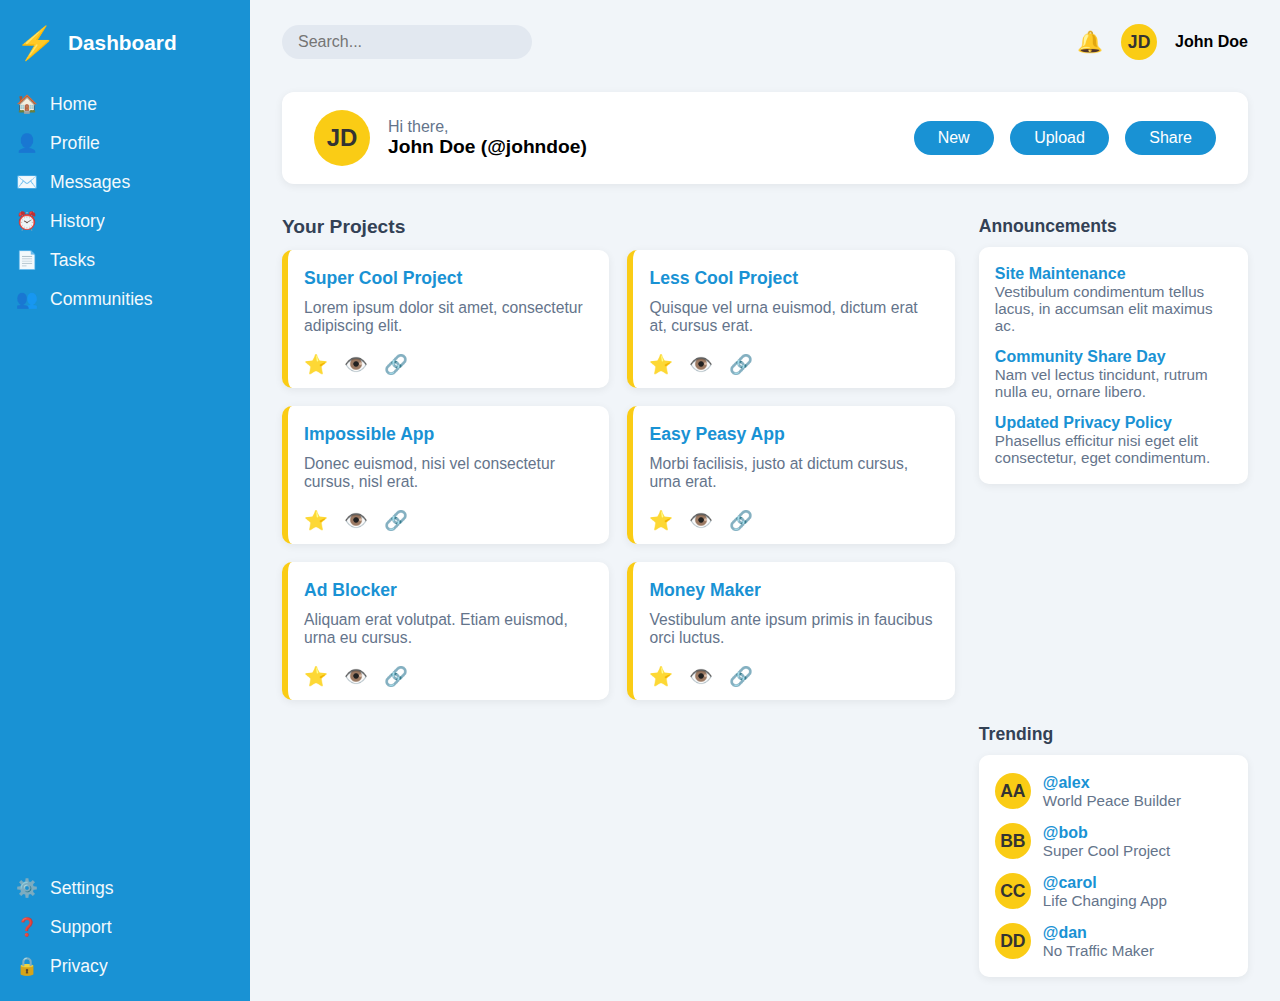
<file: admin-dashboard/index.html>
<!DOCTYPE html>
<html lang="en">
  <head>
    <meta charset="UTF-8" />
    <meta name="viewport" content="width=device-width, initial-scale=1" />
    <title>Admin dashboard</title>
    <link rel="stylesheet" href="./style.css" />
  </head>
  <body>
    <div class="dashboard-container">
      <aside class="sidebar">
        <div class="sidebar-header">
          <span class="logo">⚡</span>
          <span class="dashboard-title">Dashboard</span>
        </div>
        <nav class="sidebar-nav">
          <ul>
            <li><span>🏠</span> Home</li>
            <li><span>👤</span> Profile</li>
            <li><span>✉️</span> Messages</li>
            <li><span>⏰</span> History</li>
            <li><span>📄</span> Tasks</li>
            <li><span>👥</span> Communities</li>
          </ul>
        </nav>
        <nav class="sidebar-nav sidebar-settings">
          <ul>
            <li><span>⚙️</span> Settings</li>
            <li><span>❓</span> Support</li>
            <li><span>🔒</span> Privacy</li>
          </ul>
        </nav>
      </aside>
      <main class="main-content">
        <header class="main-header">
          <div class="search-bar">
            <input type="text" placeholder="Search..." />
          </div>
          <div class="header-actions">
            <span class="notification">🔔</span>
            <span class="user-avatar">JD</span>
            <span class="user-name">John Doe</span>
          </div>
        </header>
        <section class="welcome-bar">
          <div class="welcome-info">
            <span class="user-avatar large">JD</span>
            <div>
              <div class="greeting">Hi there,</div>
              <div class="user-fullname">John Doe (@johndoe)</div>
            </div>
          </div>
          <div class="welcome-actions">
            <button>New</button>
            <button>Upload</button>
            <button>Share</button>
          </div>
        </section>
        <section class="projects-section">
          <h2>Your Projects</h2>
          <div class="projects-grid">
            <div class="project-card">
              <h3>Super Cool Project</h3>
              <p>Lorem ipsum dolor sit amet, consectetur adipiscing elit.</p>
              <div class="card-actions">
                <span>⭐</span><span>👁️</span><span>🔗</span>
              </div>
            </div>
            <div class="project-card">
              <h3>Less Cool Project</h3>
              <p>Quisque vel urna euismod, dictum erat at, cursus erat.</p>
              <div class="card-actions">
                <span>⭐</span><span>👁️</span><span>🔗</span>
              </div>
            </div>
            <div class="project-card">
              <h3>Impossible App</h3>
              <p>Donec euismod, nisi vel consectetur cursus, nisl erat.</p>
              <div class="card-actions">
                <span>⭐</span><span>👁️</span><span>🔗</span>
              </div>
            </div>
            <div class="project-card">
              <h3>Easy Peasy App</h3>
              <p>Morbi facilisis, justo at dictum cursus, urna erat.</p>
              <div class="card-actions">
                <span>⭐</span><span>👁️</span><span>🔗</span>
              </div>
            </div>
            <div class="project-card">
              <h3>Ad Blocker</h3>
              <p>Aliquam erat volutpat. Etiam euismod, urna eu cursus.</p>
              <div class="card-actions">
                <span>⭐</span><span>👁️</span><span>🔗</span>
              </div>
            </div>
            <div class="project-card">
              <h3>Money Maker</h3>
              <p>Vestibulum ante ipsum primis in faucibus orci luctus.</p>
              <div class="card-actions">
                <span>⭐</span><span>👁️</span><span>🔗</span>
              </div>
            </div>
          </div>
        </section>
        <section class="announcements-section">
          <h2>Announcements</h2>
          <div class="announcements">
            <div class="announcement">
              <h4>Site Maintenance</h4>
              <p>
                Vestibulum condimentum tellus lacus, in accumsan elit maximus
                ac.
              </p>
            </div>
            <div class="announcement">
              <h4>Community Share Day</h4>
              <p>Nam vel lectus tincidunt, rutrum nulla eu, ornare libero.</p>
            </div>
            <div class="announcement">
              <h4>Updated Privacy Policy</h4>
              <p>
                Phasellus efficitur nisi eget elit consectetur, eget
                condimentum.
              </p>
            </div>
          </div>
        </section>
        <section class="trending-section">
          <h2>Trending</h2>
          <div class="trending">
            <div class="trend">
              <span class="user-avatar">AA</span>
              <div>
                <div class="trend-user">@alex</div>
                <div class="trend-desc">World Peace Builder</div>
              </div>
            </div>
            <div class="trend">
              <span class="user-avatar">BB</span>
              <div>
                <div class="trend-user">@bob</div>
                <div class="trend-desc">Super Cool Project</div>
              </div>
            </div>
            <div class="trend">
              <span class="user-avatar">CC</span>
              <div>
                <div class="trend-user">@carol</div>
                <div class="trend-desc">Life Changing App</div>
              </div>
            </div>
            <div class="trend">
              <span class="user-avatar">DD</span>
              <div>
                <div class="trend-user">@dan</div>
                <div class="trend-desc">No Traffic Maker</div>
              </div>
            </div>
          </div>
        </section>
      </main>
    </div>
  </body>
</html>
</file>
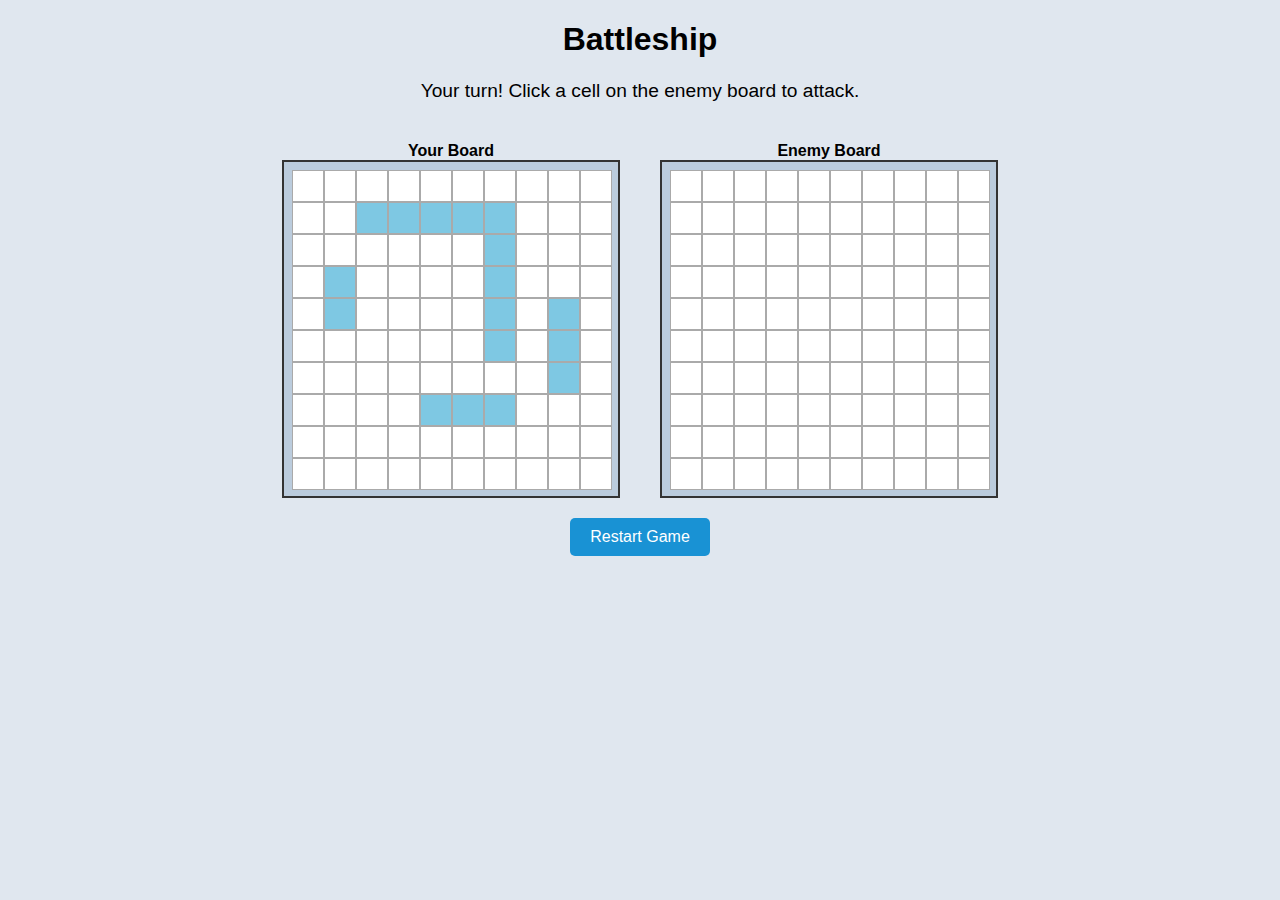
<file: battleship/index.html>
<!DOCTYPE html>
<html lang="en">
  <head>
    <meta charset="UTF-8" />
    <meta name="viewport" content="width=device-width, initial-scale=1.0" />
    <title>Battleship Game</title>
    <link rel="stylesheet" href="style.css" />
    <style>
      body {
        font-family: Arial, sans-serif;
        background: #e0e7ef;
      }
      h1 {
        text-align: center;
      }
      .boards {
        display: flex;
        justify-content: center;
        gap: 40px;
        margin-top: 30px;
      }
      .board {
        display: grid;
        grid-template-columns: repeat(10, 30px);
        grid-template-rows: repeat(10, 30px);
        gap: 2px;
        background: #bcd;
        border: 2px solid #333;
        padding: 8px;
      }
      .cell {
        width: 30px;
        height: 30px;
        background: #fff;
        border: 1px solid #aaa;
        cursor: pointer;
        display: flex;
        align-items: center;
        justify-content: center;
        font-size: 18px;
      }
      .cell.ship {
        background: #7ec8e3;
      }
      .cell.hit {
        background: #e57373;
        color: #fff;
      }
      .cell.miss {
        background: #bdbdbd;
        color: #fff;
      }
      .label {
        text-align: center;
        margin-top: 10px;
        font-weight: bold;
      }
      #message {
        text-align: center;
        margin: 20px 0;
        font-size: 1.2em;
      }
      button {
        display: block;
        margin: 20px auto;
        padding: 10px 20px;
        font-size: 1em;
      }
    </style>
  </head>
  <body>
    <h1>Battleship</h1>
    <div id="message"></div>
    <div class="boards">
      <div>
        <div class="label">Your Board</div>
        <div id="player-board" class="board"></div>
      </div>
      <div>
        <div class="label">Enemy Board</div>
        <div id="computer-board" class="board"></div>
      </div>
    </div>
    <button id="restart">Restart Game</button>
    <script type="module" src="script.js"></script>
  </body>
</html>
</file>
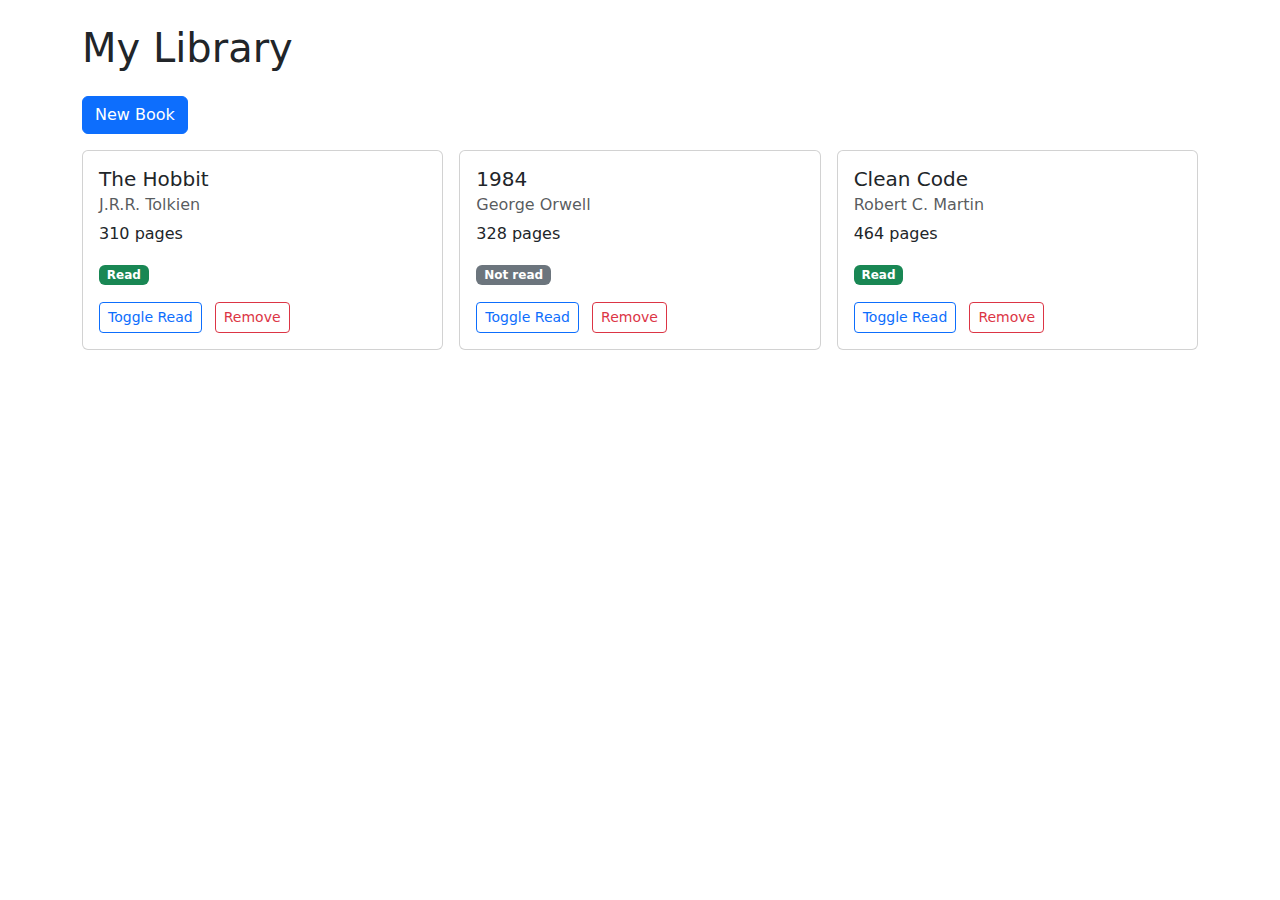
<file: library/index.html>
<!DOCTYPE html>
<html lang="en">
  <head>
    <meta charset="UTF-8" />
    <meta name="viewport" content="width=device-width, initial-scale=1" />
    <title>Library</title>
    <link
      href="https://cdn.jsdelivr.net/npm/bootstrap@5.3.3/dist/css/bootstrap.min.css"
      rel="stylesheet"
    />
  </head>
  <body>
    <div class="container py-4">
      <h1 class="mb-4">My Library</h1>
      <button class="btn btn-primary mb-3" id="newBookBtn">New Book</button>
      <div id="booksDisplay" class="row g-3"></div>
    </div>

    <!-- Modal for new book form -->
    <div
      class="modal fade"
      id="bookModal"
      tabindex="-1"
      aria-labelledby="bookModalLabel"
      aria-hidden="true"
    >
      <div class="modal-dialog">
        <div class="modal-content">
          <form id="bookForm">
            <div class="modal-header">
              <h5 class="modal-title" id="bookModalLabel">Add New Book</h5>
              <button
                type="button"
                class="btn-close"
                data-bs-dismiss="modal"
                aria-label="Close"
              ></button>
            </div>
            <div class="modal-body">
              <div class="mb-3">
                <label for="title" class="form-label">Title</label>
                <input type="text" class="form-control" id="title" required />
              </div>
              <div class="mb-3">
                <label for="author" class="form-label">Author</label>
                <input type="text" class="form-control" id="author" required />
              </div>
              <div class="mb-3">
                <label for="pages" class="form-label">Pages</label>
                <input
                  type="number"
                  class="form-control"
                  id="pages"
                  min="1"
                  required
                />
              </div>
              <div class="form-check mb-3">
                <input class="form-check-input" type="checkbox" id="read" />
                <label class="form-check-label" for="read">Read</label>
              </div>
            </div>
            <div class="modal-footer">
              <button
                type="button"
                class="btn btn-secondary"
                data-bs-dismiss="modal"
              >
                Cancel
              </button>
              <button type="submit" class="btn btn-primary">Add Book</button>
            </div>
          </form>
        </div>
      </div>
    </div>

    <script src="https://cdn.jsdelivr.net/npm/bootstrap@5.3.3/dist/js/bootstrap.bundle.min.js"></script>
    <script src="./script.js"></script>
  </body>
</html>
</file>
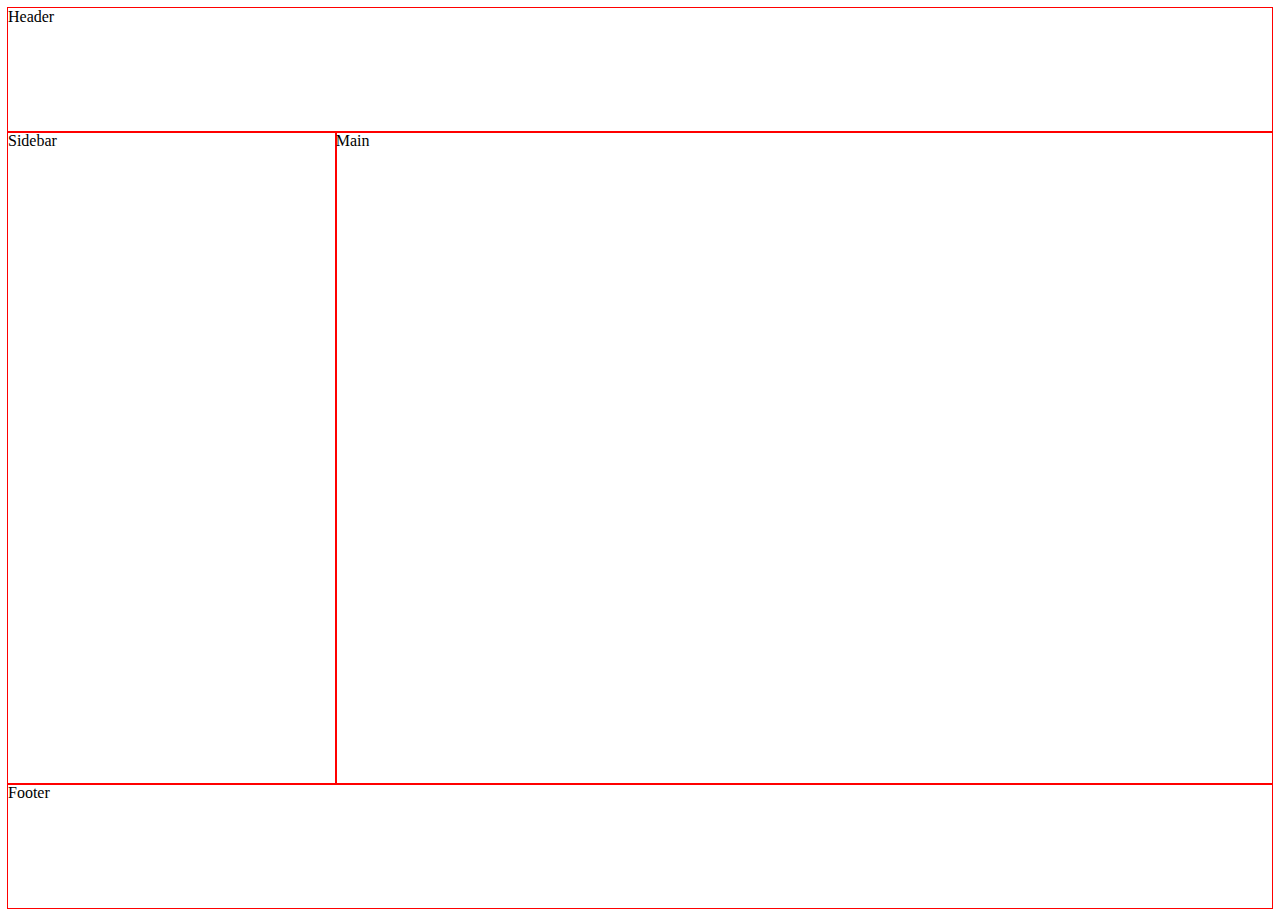
<file: sample/index.html>
<!DOCTYPE html>
<html lang="en">
<head>
    <meta charset="UTF-8">
    <meta name="viewport" content="width=device-width, initial-scale=1.0">
    <title>Document</title>
    <link rel="stylesheet" href="./style.css" />
</head>
<body>
    <div class="container">
        <header>Header</header>
        <aside>Sidebar</aside>
        <main>Main</main>
        <footer>Footer</footer>
    </div>
</body>
</html>
</file>
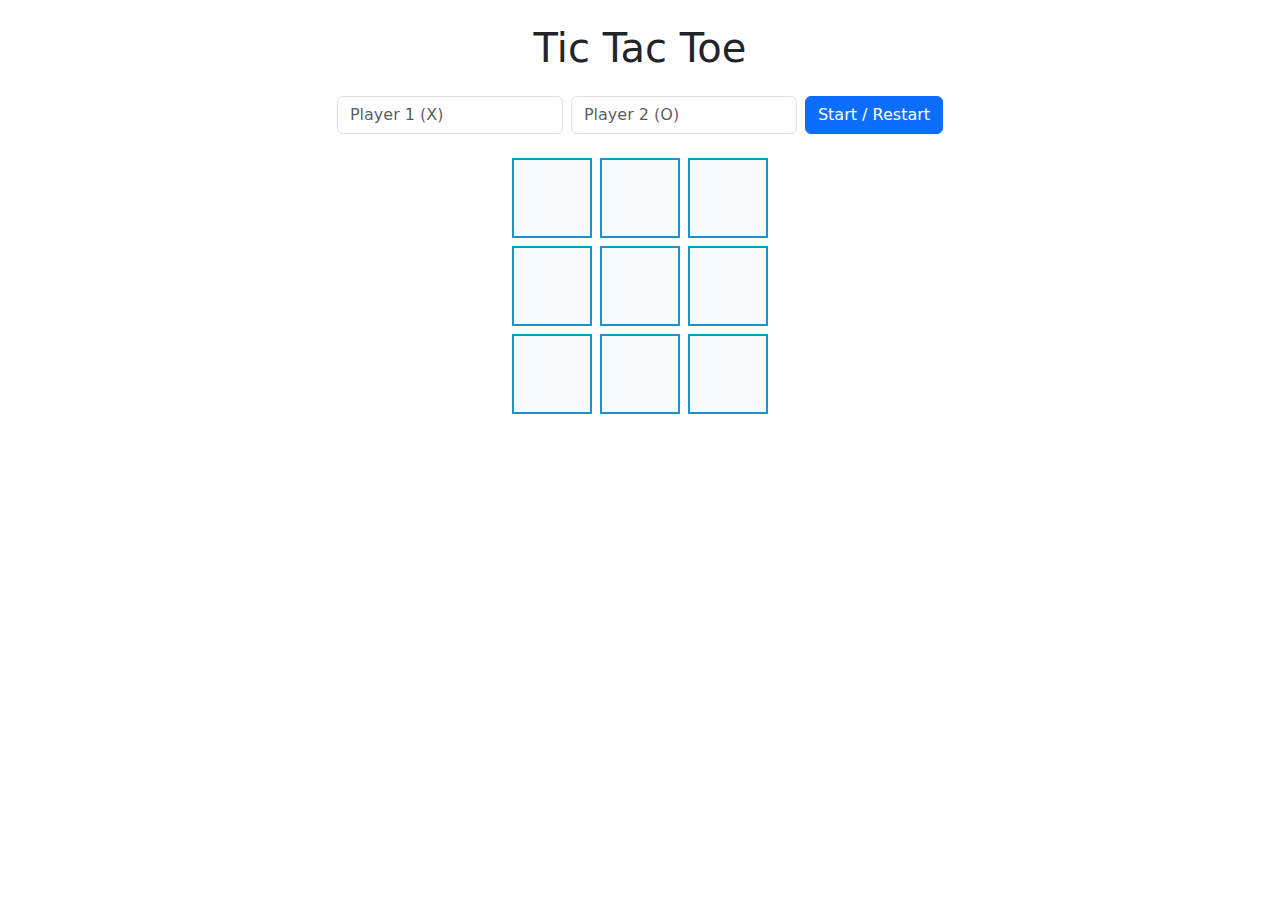
<file: tic-tac-toe/index.html>
<!DOCTYPE html>
<html lang="en">
  <head>
    <meta charset="UTF-8" />
    <meta name="viewport" content="width=device-width, initial-scale=1" />
    <title>Tic Tac Toe Game</title>
    <link
      href="https://cdn.jsdelivr.net/npm/bootstrap@5.3.3/dist/css/bootstrap.min.css"
      rel="stylesheet"
    />
    <style>
      .board {
        display: grid;
        grid-template-columns: repeat(3, 80px);
        grid-template-rows: repeat(3, 80px);
        gap: 8px;
        justify-content: center;
        margin: 24px 0;
      }
      .cell {
        width: 80px;
        height: 80px;
        font-size: 2.5rem;
        display: flex;
        align-items: center;
        justify-content: center;
        background: #f8fafc;
        border: 2px solid #1992d4;
        cursor: pointer;
        user-select: none;
        transition: background 0.2s;
      }
      .cell:hover {
        background: #e0f2fe;
      }
    </style>
  </head>
  <body>
    <div class="container py-4">
      <h1 class="mb-4 text-center">Tic Tac Toe</h1>
      <form id="playerForm" class="row g-2 justify-content-center mb-3">
        <div class="col-auto">
          <input
            type="text"
            class="form-control"
            id="player1"
            placeholder="Player 1 (X)"
            required
          />
        </div>
        <div class="col-auto">
          <input
            type="text"
            class="form-control"
            id="player2"
            placeholder="Player 2 (O)"
            required
          />
        </div>
        <div class="col-auto">
          <button type="submit" class="btn btn-primary">Start / Restart</button>
        </div>
      </form>
      <div id="result" class="text-center mb-3 fs-4"></div>
      <div id="board" class="board mx-auto"></div>
    </div>
    <script src="https://cdn.jsdelivr.net/npm/bootstrap@5.3.3/dist/js/bootstrap.bundle.min.js"></script>
    <script src="./script.js"></script>
  </body>
</html>
</file>
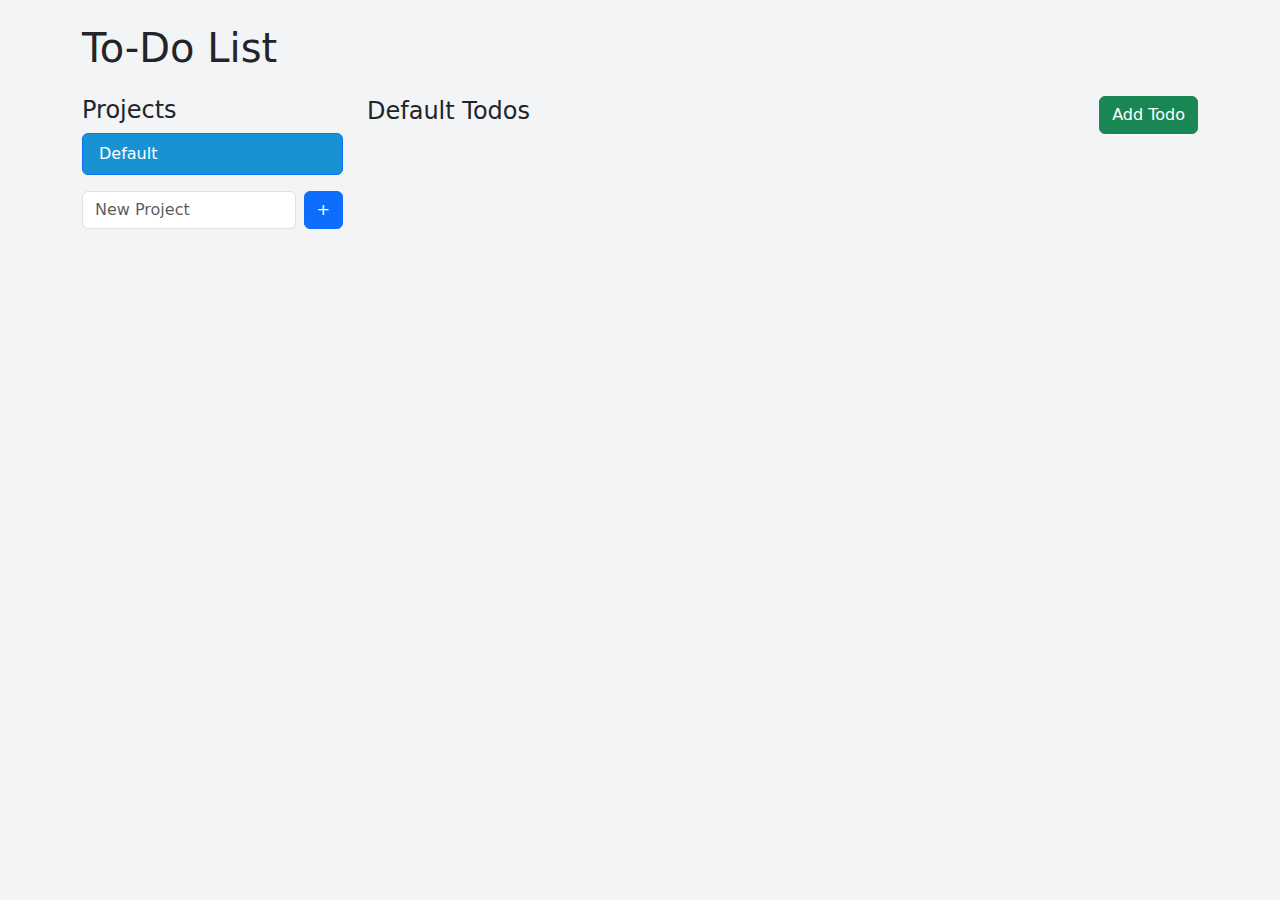
<file: to-do/index.html>
<!DOCTYPE html>
<html lang="en">
  <head>
    <meta charset="UTF-8" />
    <meta name="viewport" content="width=device-width, initial-scale=1.0" />
    <title>To-Do App</title>
    <link
      href="https://cdn.jsdelivr.net/npm/bootstrap@5.3.3/dist/css/bootstrap.min.css"
      rel="stylesheet"
    />
    <link rel="stylesheet" href="./style.css" />
  </head>
  <body>
    <div class="container py-4">
      <h1 class="mb-4">To-Do List</h1>
      <div class="row">
        <div class="col-md-3">
          <h4>Projects</h4>
          <ul id="project-list" class="list-group mb-3"></ul>
          <form id="project-form" class="d-flex gap-2">
            <input
              type="text"
              id="project-name"
              class="form-control"
              placeholder="New Project"
              required
            />
            <button class="btn btn-primary" type="submit">+</button>
          </form>
        </div>
        <div class="col-md-9">
          <div class="d-flex justify-content-between align-items-center mb-3">
            <h4 id="current-project">Todos</h4>
            <button class="btn btn-success" id="add-todo-btn">Add Todo</button>
          </div>
          <ul id="todo-list" class="list-group"></ul>
        </div>
      </div>
    </div>

    <!-- Modal for adding/editing todo -->
    <div
      class="modal fade"
      id="todoModal"
      tabindex="-1"
      aria-labelledby="todoModalLabel"
      aria-hidden="true"
    >
      <div class="modal-dialog">
        <div class="modal-content">
          <form id="todo-form">
            <div class="modal-header">
              <h5 class="modal-title" id="todoModalLabel">Add/Edit Todo</h5>
              <button
                type="button"
                class="btn-close"
                data-bs-dismiss="modal"
                aria-label="Close"
              ></button>
            </div>
            <div class="modal-body">
              <div class="mb-3">
                <label for="todo-title" class="form-label">Title</label>
                <input
                  type="text"
                  class="form-control"
                  id="todo-title"
                  required
                />
              </div>
              <div class="mb-3">
                <label for="todo-desc" class="form-label">Description</label>
                <textarea class="form-control" id="todo-desc"></textarea>
              </div>
              <div class="mb-3">
                <label for="todo-due" class="form-label">Due Date</label>
                <input
                  type="date"
                  class="form-control"
                  id="todo-due"
                  required
                />
              </div>
              <div class="mb-3">
                <label for="todo-priority" class="form-label">Priority</label>
                <select class="form-select" id="todo-priority">
                  <option value="low">Low</option>
                  <option value="medium">Medium</option>
                  <option value="high">High</option>
                </select>
              </div>
              <div class="mb-3">
                <label for="todo-notes" class="form-label">Notes</label>
                <textarea class="form-control" id="todo-notes"></textarea>
              </div>
            </div>
            <div class="modal-footer">
              <button
                type="button"
                class="btn btn-secondary"
                data-bs-dismiss="modal"
              >
                Cancel
              </button>
              <button type="submit" class="btn btn-primary">Save</button>
            </div>
          </form>
        </div>
      </div>
    </div>

    <script src="https://cdn.jsdelivr.net/npm/bootstrap@5.3.3/dist/js/bootstrap.bundle.min.js"></script>
    <script src="./script.js"></script>
  </body>
</html>
</file>
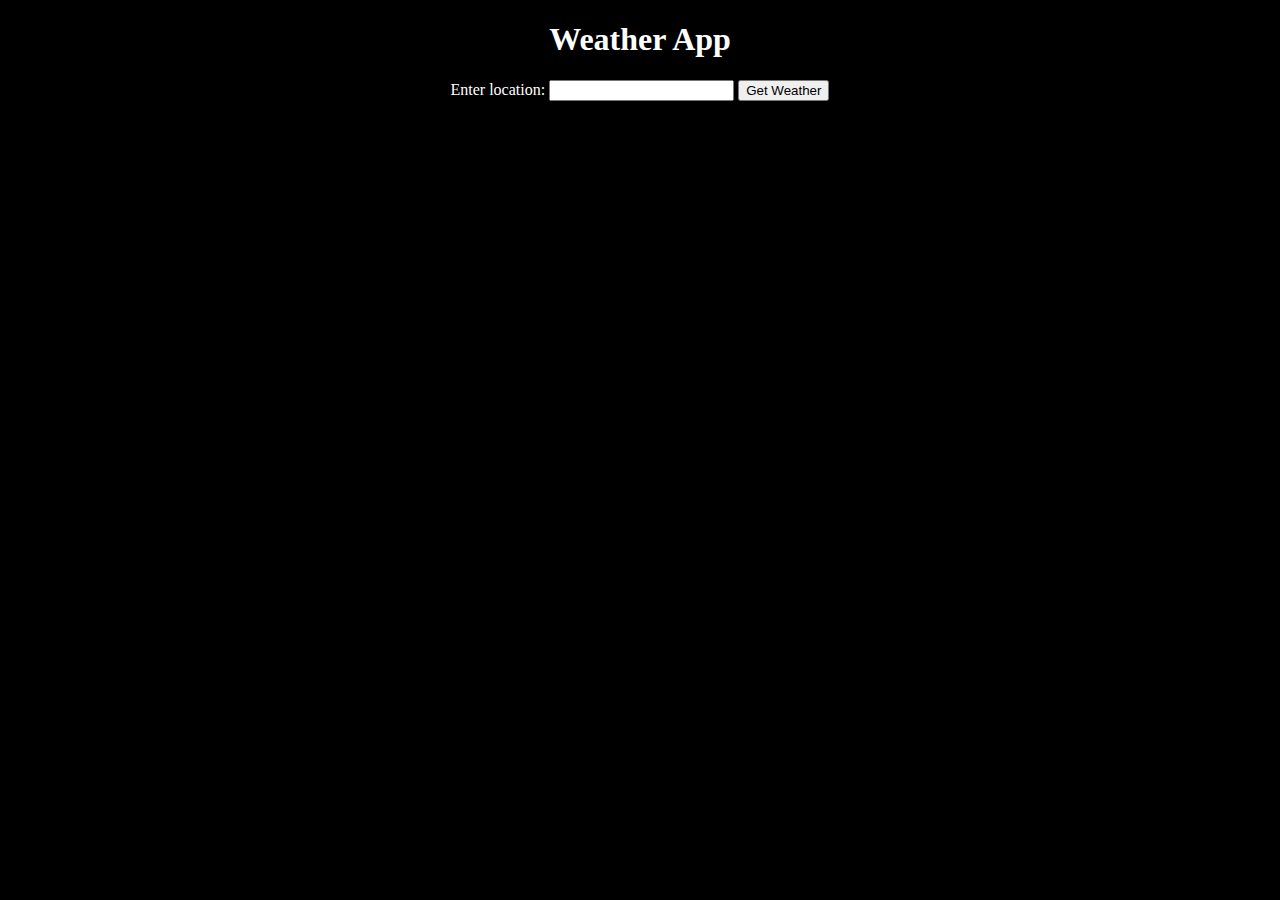
<file: weather-app/index.html>
<!DOCTYPE html>
<html lang="en">
  <head>
    <meta charset="UTF-8" />
    <meta name="viewport" content="width=device-width, initial-scale=1.0" />
    <title>Weather app</title>
    <link rel="stylesheet" href="./style.css" />
  </head>
  <body>
    <main>
        <h1>Weather App</h1>
        <form>
            <label for='input-field'>Enter location: <input type='text' id='input-field'/></label>
            <button id='submit-btn'>Get Weather</button>
        </form>
        <p id='result'></p>
    </main>
    <script src="./script.js"></script>
  </body>
</html>
</file>
<file: battleship/style.css>
body {
  background: #e0e7ef;
}
.board {
  user-select: none;
}
.cell {
  transition: background 0.2s;
}
.cell:hover {
  outline: 2px solid #1992d4;
}
button {
  background: #1992d4;
  color: #fff;
  border: none;
  border-radius: 5px;
  cursor: pointer;
}
button:hover {
  background: #1270a8;
}
</file>
<file: sample/style.css>
*{
  outline: 1px solid red;
}

/*
.container {
  display: grid;
  grid-template-areas:
    "header header"
    "sidebar main"
    "footer footer";
  grid-template-columns: 200px 1fr;
  grid-template-rows: 60px 1fr 40px;
  height: 100vh;
}
header   { grid-area: header; }
aside    { grid-area: sidebar; }
main     { grid-area: main; }
footer   { grid-area: footer; }
*/

.container{
  display: grid;
  grid-template-areas:
  "header header"
  "sidebar main"
  "footer footer";
  grid-template-columns: 0.35fr 1fr;
  grid-template-rows: 0.19fr 1fr 0.19fr;
  height: 100vh;
}

header{ grid-area: header}
main{ grid-area: main}
aside{ grid-area: sidebar}
footer{ grid-area: footer}
</file>
<file: to-do/style.css>
body {
  background: #f3f4f6;
}
#project-list .active {
  background: #1992d4;
  color: #fff;
}
#todo-list .list-group-item {
  display: flex;
  justify-content: space-between;
  align-items: center;
  cursor: pointer;
}
.priority-low {
  border-left: 5px solid #38bdf8;
}
.priority-medium {
  border-left: 5px solid #fbbf24;
}
.priority-high {
  border-left: 5px solid #ef4444;
}
.completed {
  text-decoration: line-through;
  opacity: 0.6;
}
</file>
<file: weather-app/style.css>
body {
  background-color: black;
  color: white;
}
#title {
  text-align: center;
  font-size: 2.5rem;
  margin-top: 20px;
  color: #ffcc00;
}
#weather-container {
  display: flex;
  flex-direction: column;
  align-items: center;
  padding: 20px;
}
#weather-container h2 {
  font-size: 2rem;
  margin-bottom: 20px;
}
#weather-container .weather-card {
  background: #1e1e1e;
  border-radius: 10px;
  padding: 20px;
  width: 300px;
  text-align: center;
  box-shadow: 0 2px 10px rgba(0, 0, 0, 0.2);
}
#weather-container .weather-card p {
  font-size: 1.2rem;
  margin: 5px 0;
  text-align: center;
}
*{
  text-align: center;
}
</file>
<file: admin-dashboard/style.css>
/* Reset and base styles */
* {
  box-sizing: border-box;
  margin: 0;
  padding: 0;
}
body {
  font-family: "Segoe UI", Arial, sans-serif;
  background: #e2e8f0;
}
.dashboard-container {
  display: grid;
  grid-template-columns: 250px 1fr;
  min-height: 100vh;
}
.sidebar {
  background: #1992d4;
  color: #fff;
  display: flex;
  flex-direction: column;
  padding: 24px 16px;
  gap: 32px;
}
.sidebar-header {
  display: flex;
  align-items: center;
  gap: 12px;
  font-size: 1.5rem;
  font-weight: bold;
}
.logo {
  font-size: 2rem;
}
.dashboard-title {
  font-size: 1.3rem;
}
.sidebar-nav ul {
  list-style: none;
  display: flex;
  flex-direction: column;
  gap: 18px;
}
.sidebar-nav li {
  display: flex;
  align-items: center;
  gap: 12px;
  font-size: 1.1rem;
  cursor: pointer;
  opacity: 0.95;
  transition: opacity 0.2s;
}
.sidebar-nav li:hover {
  opacity: 1;
  text-decoration: underline;
}
.sidebar-settings {
  margin-top: auto;
}
.main-content {
  display: grid;
  grid-template-rows: auto auto 1fr;
  grid-template-columns: 2.5fr 1fr;
  gap: 24px;
  padding: 24px 32px 24px 32px;
  background: #f1f5f9;
}
.main-header {
  grid-column: 1 / -1;
  display: flex;
  justify-content: space-between;
  align-items: center;
  margin-bottom: 8px;
}
.search-bar input {
  padding: 8px 16px;
  border-radius: 20px;
  border: none;
  background: #e2e8f0;
  width: 250px;
  font-size: 1rem;
}
.header-actions {
  display: flex;
  align-items: center;
  gap: 18px;
}
.notification {
  font-size: 1.3rem;
  cursor: pointer;
}
.user-avatar {
  background: #facc15;
  color: #333;
  border-radius: 50%;
  width: 36px;
  height: 36px;
  display: flex;
  align-items: center;
  justify-content: center;
  font-weight: bold;
  font-size: 1.1rem;
}
.user-avatar.large {
  width: 56px;
  height: 56px;
  font-size: 1.5rem;
}
.user-name {
  font-weight: 600;
}
.welcome-bar {
  grid-column: 1 / -1;
  display: flex;
  justify-content: space-between;
  align-items: center;
  background: #fff;
  border-radius: 12px;
  box-shadow: 0 2px 8px #0001;
  padding: 18px 32px;
  margin-bottom: 8px;
}
.welcome-info {
  display: flex;
  align-items: center;
  gap: 18px;
}
.greeting {
  font-size: 1rem;
  color: #64748b;
}
.user-fullname {
  font-size: 1.2rem;
  font-weight: 600;
}
.welcome-actions button {
  background: #1992d4;
  color: #fff;
  border: none;
  border-radius: 20px;
  padding: 8px 24px;
  margin-left: 12px;
  font-size: 1rem;
  font-weight: 500;
  cursor: pointer;
  transition: background 0.2s;
}
.welcome-actions button:hover {
  background: #1270a8;
}
.projects-section {
  grid-row: 3;
  grid-column: 1 / 2;
}
.projects-section h2 {
  margin-bottom: 12px;
  font-size: 1.2rem;
  color: #334155;
}
.projects-grid {
  display: grid;
  grid-template-columns: repeat(auto-fill, minmax(240px, 1fr));
  gap: 18px;
}
.project-card {
  background: #fff;
  border-radius: 10px;
  box-shadow: 0 2px 8px #0001;
  padding: 18px 16px 12px 16px;
  display: flex;
  flex-direction: column;
  gap: 10px;
  border-left: 6px solid #facc15;
}
.project-card h3 {
  font-size: 1.1rem;
  color: #1992d4;
}
.project-card p {
  color: #64748b;
  font-size: 0.98rem;
}
.card-actions {
  display: flex;
  gap: 16px;
  margin-top: 8px;
  font-size: 1.2rem;
  color: #64748b;
  cursor: pointer;
}
.announcements-section {
  grid-row: 3;
  grid-column: 2 / 3;
  margin-bottom: 24px;
}
.announcements-section h2 {
  font-size: 1.1rem;
  color: #334155;
  margin-bottom: 10px;
}
.announcements {
  background: #fff;
  border-radius: 10px;
  box-shadow: 0 2px 8px #0001;
  padding: 18px 16px;
  display: flex;
  flex-direction: column;
  gap: 14px;
}
.announcement h4 {
  font-size: 1rem;
  color: #1992d4;
}
.announcement p {
  font-size: 0.95rem;
  color: #64748b;
}
.trending-section {
  grid-row: 4;
  grid-column: 2 / 3;
}
.trending-section h2 {
  font-size: 1.1rem;
  color: #334155;
  margin-bottom: 10px;
}
.trending {
  background: #fff;
  border-radius: 10px;
  box-shadow: 0 2px 8px #0001;
  padding: 18px 16px;
  display: flex;
  flex-direction: column;
  gap: 14px;
}
.trend {
  display: flex;
  align-items: center;
  gap: 12px;
}
.trend-user {
  font-weight: 600;
  color: #1992d4;
}
.trend-desc {
  font-size: 0.95rem;
  color: #64748b;
}
@media (max-width: 900px) {
  .dashboard-container {
    grid-template-columns: 1fr;
  }
  .sidebar {
    flex-direction: row;
    gap: 16px;
    padding: 12px 8px;
    min-width: 0;
  }
  .main-content {
    padding: 12px 4vw;
    grid-template-columns: 1fr;
  }
  .announcements-section,
  .trending-section {
    grid-column: 1 / 2;
  }
}
</file>
